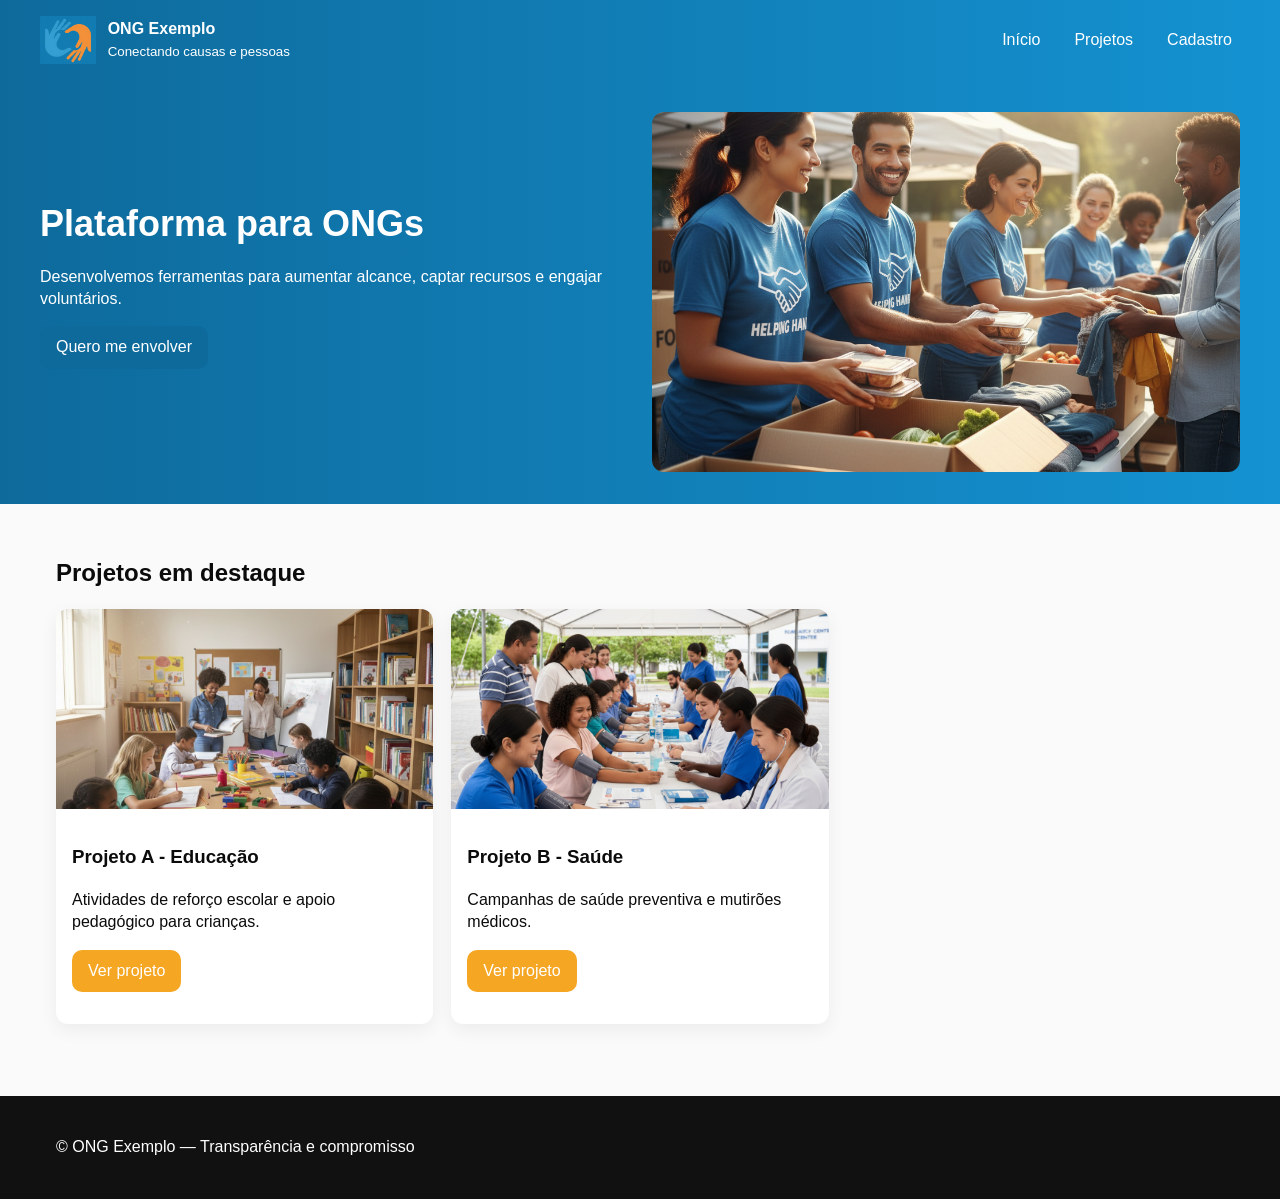
<file: index.html>
<!doctype html>
<html lang="pt-BR">
<head>
  <meta charset="utf-8" />
  <meta name="viewport" content="width=device-width,initial-scale=1" />
  <title>ONG - Plataforma</title>
  <link rel="stylesheet" href="css/styles.css" />
</head>
<body>
  <a class="skip-link" href="#main">Pular para o conteúdo</a>
  <header class="header" role="banner">
    <div class="container topbar" aria-label="Cabeçalho principal">
      <div class="brand">
        <img src="images/logo.png" alt="Logotipo da ONG" class="logo" />
        <div>
          <strong>ONG Exemplo</strong><br/><small>Conectando causas e pessoas</small>
        </div>
      </div>
      <nav class="nav" role="navigation" aria-label="Navegação principal">
        <a href="index.html" data-spa>Início</a>
        <a href="projetos.html" data-spa>Projetos</a>
        <a href="cadastro.html" data-spa>Cadastro</a>
      </nav>
      <button id="hamburger" class="hamburger" aria-label="Abrir menu">☰</button>
    </div>
    <div id="mobile-nav" class="mobile-nav container" style="display:none" aria-hidden="true">
      <a href="index.html" data-spa>Início</a>
      <a href="projetos.html" data-spa>Projetos</a>
      <a href="cadastro.html" data-spa>Cadastro</a>
    </div>
    <div class="container hero" role="region" aria-label="Apresentação principal">
      <div>
        <h1>Plataforma para ONGs</h1>
        <p>Desenvolvemos ferramentas para aumentar alcance, captar recursos e engajar voluntários.</p>
        <p><a class="btn" href="cadastro.html" data-spa>Quero me envolver</a></p>
      </div>
      <img src="images/hero.jpg" alt="Voluntários em ação" class="hero-img"/>
    </div>
  </header>

  <main id="main" class="container" role="main" tabindex="-1">
  <!-- main-start -->
    <section class="projects" aria-labelledby="sec-projetos">
      <h2 id="sec-projetos">Projetos em destaque</h2>
      <div class="grid" role="list">
        <article class="card" role="listitem" aria-label="Projeto A">
          <img src="images/project1.jpg" alt="Projeto A - foto"/>
          <div class="card-body">
            <h3>Projeto A - Educação</h3>
            <p>Atividades de reforço escolar e apoio pedagógico para crianças.</p>
            <p><a class="btn secondary" href="projetos.html" data-spa>Ver projeto</a></p>
          </div>
        </article>
        <article class="card" role="listitem" aria-label="Projeto B">
          <img src="images/project2.jpg" alt="Projeto B - foto"/>
          <div class="card-body">
            <h3>Projeto B - Saúde</h3>
            <p>Campanhas de saúde preventiva e mutirões médicos.</p>
            <p><a class="btn secondary" href="projetos.html" data-spa>Ver projeto</a></p>
          </div>
        </article>
      </div>
    </section>
  <!-- main-end -->
  </main>

  <footer class="footer" role="contentinfo">
    <div class="container">
      <p>© ONG Exemplo — Transparência e compromisso</p>
    </div>
  </footer>

  <script src="js/app.js"></script>
</body>
</html>
</file>
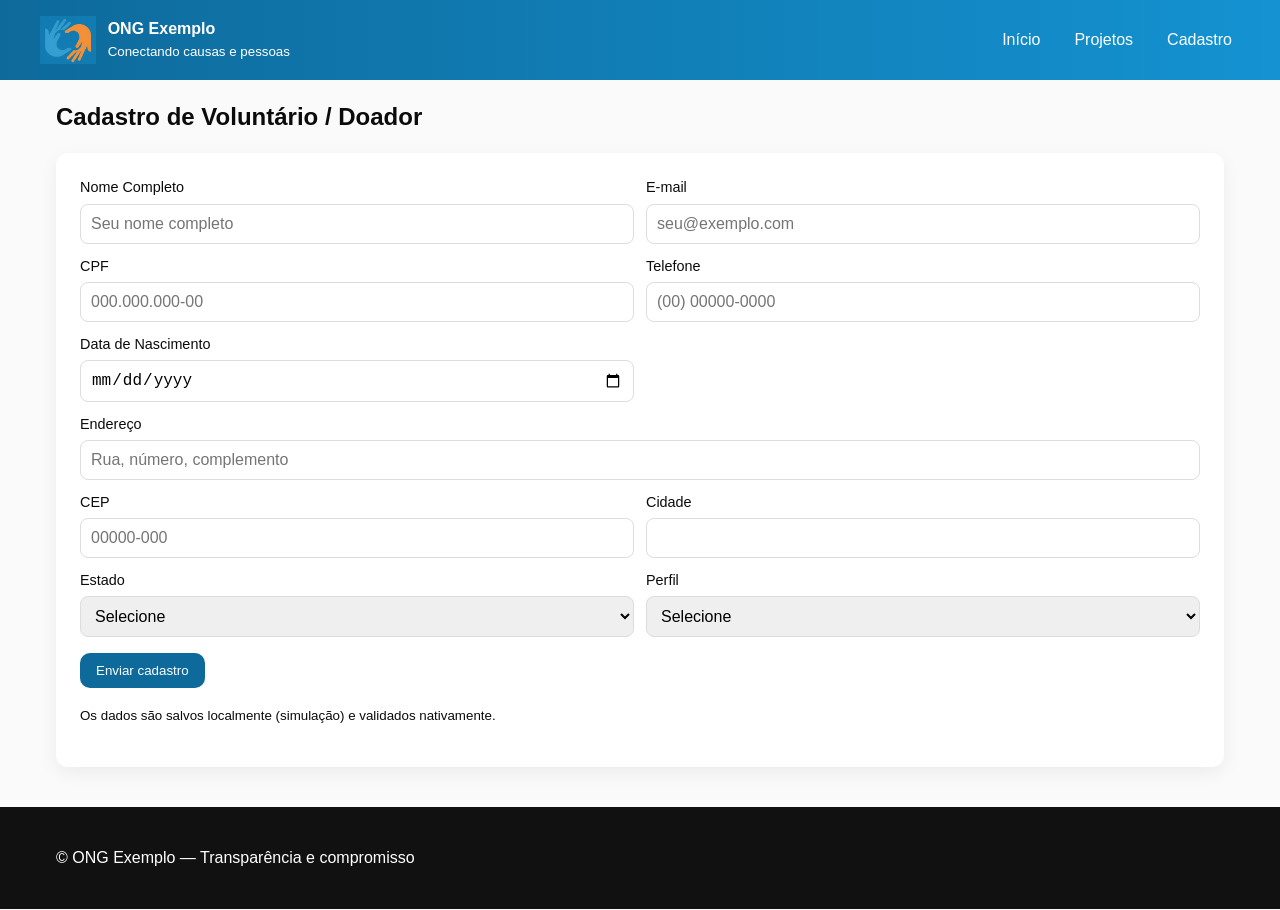
<file: cadastro.html>
<!doctype html>
<html lang="pt-BR">
<head>
  <meta charset="utf-8" />
  <meta name="viewport" content="width=device-width,initial-scale=1" />
  <title>Cadastro - ONG</title>
  <link rel="stylesheet" href="css/styles.css" />
</head>
<body>
  <a class="skip-link" href="#main">Pular para o conteúdo</a>
  <header class="header" role="banner">
    <div class="container topbar" aria-label="Cabeçalho principal">
      <div class="brand">
        <img src="images/logo.png" alt="Logotipo da ONG" class="logo" />
        <div>
          <strong>ONG Exemplo</strong><br/><small>Conectando causas e pessoas</small>
        </div>
      </div>
      <nav class="nav" role="navigation">
        <a href="index.html" data-spa>Início</a>
        <a href="projetos.html" data-spa>Projetos</a>
        <a href="cadastro.html" data-spa>Cadastro</a>
      </nav>
      <button id="hamburger" class="hamburger" aria-label="Abrir menu">☰</button>
    </div>
    <div id="mobile-nav" class="mobile-nav container" style="display:none" aria-hidden="true">
      <a href="index.html" data-spa>Início</a>
      <a href="projetos.html" data-spa>Projetos</a>
      <a href="cadastro.html" data-spa>Cadastro</a>
    </div>
  </header>

  <main id="main" class="container" role="main" tabindex="-1">
  <!-- main-start -->
    <section aria-labelledby="cadastro-title">
      <h2 id="cadastro-title">Cadastro de Voluntário / Doador</h2>
      <div class="form-card" role="form">
        <form action="#" data-save novalidate>
          <div class="form-row">
            <div>
              <label for="nome">Nome Completo</label>
              <input id="nome" name="nome" type="text" required minlength="3" placeholder="Seu nome completo" />
            </div>
            <div>
              <label for="email">E‑mail</label>
              <input id="email" name="email" type="email" required placeholder="seu@exemplo.com" />
            </div>
          </div>

          <div class="form-row">
            <div>
              <label for="cpf">CPF</label>
              <input id="cpf" name="cpf" type="text" inputmode="numeric" pattern="\d{3}\.\d{3}\.\d{3}-\d{2}" placeholder="000.000.000-00" required />
            </div>
            <div>
              <label for="telefone">Telefone</label>
              <input id="telefone" name="telefone" type="tel" inputmode="tel" required placeholder="(00) 00000-0000" />
            </div>
          </div>

          <div class="form-row">
            <div>
              <label for="nascimento">Data de Nascimento</label>
              <input id="nascimento" name="nascimento" type="date" required />
            </div>

          </div>

          <div class="form-row full">
            <div>
              <label for="endereco">Endereço</label>
              <input id="endereco" name="endereco" type="text" required placeholder="Rua, número, complemento" />
            </div>
          </div>

          <div class="form-row">
            <div>
              <label for="cep">CEP</label>
              <input id="cep" name="cep" type="text" inputmode="numeric" pattern="\d{5}-\d{3}" placeholder="00000-000" required />
            </div>
            <div>
              <label for="cidade">Cidade</label>
              <input id="cidade" name="cidade" type="text" required />
            </div>
          </div>

          <div class="form-row">
              <div>
                <label for="estado">Estado</label>
                <select id="estado" name="estado" required>
                  <option value="">Selecione</option>
                  <option value="AC">Acre</option>
                  <option value="AL">Alagoas</option>
                  <option value="AP">Amapá</option>
                  <option value="AM">Amazonas</option>
                  <option value="BA">Bahia</option>
                  <option value="CE">Ceará</option>
                  <option value="DF">Distrito Federal</option>
                  <option value="ES">Espírito Santo</option>
                  <option value="GO">Goiás</option>
                  <option value="MA">Maranhão</option>
                  <option value="MT">Mato Grosso</option>
                  <option value="MS">Mato Grosso do Sul</option>
                  <option value="MG">Minas Gerais</option>
                  <option value="PA">Pará</option>
                  <option value="PB">Paraíba</option>
                  <option value="PR">Paraná</option>
                  <option value="PE">Pernambuco</option>
                  <option value="PI">Piauí</option>
                  <option value="RJ">Rio de Janeiro</option>
                  <option value="RN">Rio Grande do Norte</option>
                  <option value="RS">Rio Grande do Sul</option>
                  <option value="RO">Rondônia</option>
                  <option value="RR">Roraima</option>
                  <option value="SC">Santa Catarina</option>
                  <option value="SP">São Paulo</option>
                  <option value="SE">Sergipe</option>
                  <option value="TO">Tocantins</option>
                </select>
              </div>

            <div>
              <label for="perfil">Perfil</label>
              <select id="perfil" name="perfil" required>
                <option value="">Selecione</option>
                <option value="voluntario">Voluntário</option>
                <option value="doador">Doador</option>
              </select>
            </div>
          </div>

          <p><button class="btn" type="submit">Enviar cadastro</button></p>
        </form>
        <p><small>Os dados são salvos localmente (simulação) e validados nativamente.</small></p>
      </div>
    </section>
  <!-- main-end -->
  </main>

  <footer class="footer" role="contentinfo">
    <div class="container">
      <p>© ONG Exemplo — Transparência e compromisso</p>
    </div>
  </footer>

  <script src="js/app.js"></script>
</body>
</html>
</file>
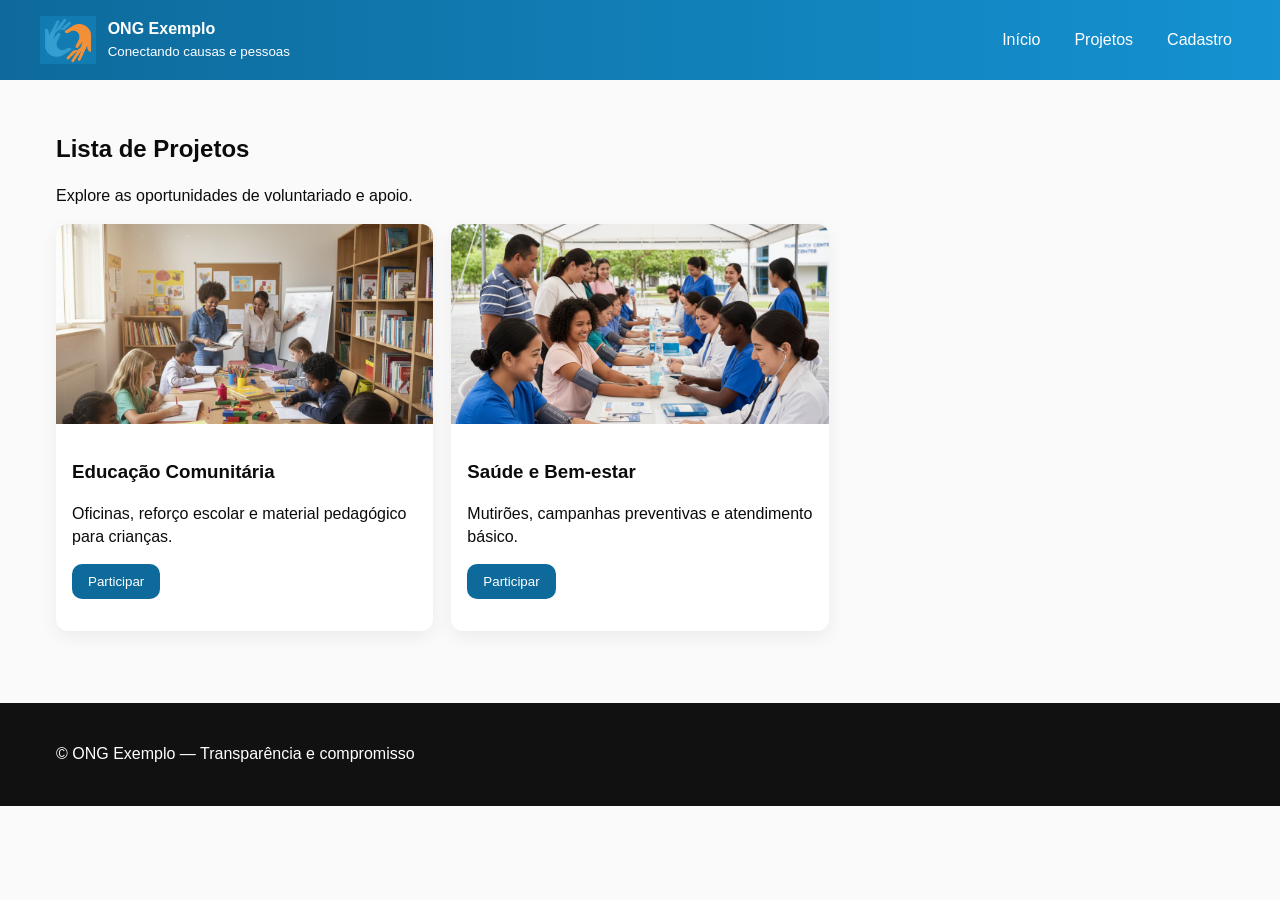
<file: projetos.html>
<!doctype html>
<html lang="pt-BR">
<head>
  <meta charset="utf-8" />
  <meta name="viewport" content="width=device-width,initial-scale=1" />
  <title>Projetos - ONG</title>
  <link rel="stylesheet" href="css/styles.css" />
</head>
<body>
  <a class="skip-link" href="#main">Pular para o conteúdo</a>

  <header class="header" role="banner">
    <div class="container topbar" aria-label="Cabeçalho principal">
      <div class="brand">
        <img src="images/logo.png" alt="Logotipo da ONG" class="logo" />
        <div>
          <strong>ONG Exemplo</strong><br/><small>Conectando causas e pessoas</small>
        </div>
      </div>

      <nav class="nav" role="navigation">
        <a href="index.html" data-spa>Início</a>
        <a href="projetos.html" data-spa>Projetos</a>
        <a href="cadastro.html" data-spa>Cadastro</a>
      </nav>

      <button id="hamburger" class="hamburger" aria-label="Abrir menu">☰</button>
    </div>

    <div id="mobile-nav" class="mobile-nav container" style="display:none" aria-hidden="true">
      <a href="index.html" data-spa>Início</a>
      <a href="projetos.html" data-spa>Projetos</a>
      <a href="cadastro.html" data-spa>Cadastro</a>
    </div>
  </header>

  <main id="main" class="container" role="main" tabindex="-1">
  <!-- main-start -->

    <article class="projects" aria-labelledby="proj-list">
      <h2 id="proj-list">Lista de Projetos</h2>
      <p>Explore as oportunidades de voluntariado e apoio.</p>

      <section class="grid" aria-label="Projetos">

        <article class="card" role="article">
          <img src="images/project1.jpg" alt="Projeto Educação"/>
          <div class="card-body">
            <h3>Educação Comunitária</h3>
            <p>Oficinas, reforço escolar e material pedagógico para crianças.</p>
            <p><button class="btn">Participar</button></p>
          </div>
        </article>

        <article class="card" role="article">
          <img src="images/project2.jpg" alt="Projeto Saúde"/>
          <div class="card-body">
            <h3>Saúde e Bem-estar</h3>
            <p>Mutirões, campanhas preventivas e atendimento básico.</p>
            <p><button class="btn">Participar</button></p>
          </div>
        </article>

      </section>
    </article>

  <!-- main-end -->
  </main>

  <footer class="footer" role="contentinfo">
    <div class="container">
      <p>© ONG Exemplo — Transparência e compromisso</p>
    </div>
  </footer>

  <script src="js/app.js"></script>
</body>
</html>
</file>
<file: css/styles.css>
:root{
  --primary-900:#0b4a6f; --primary-700:#0e6a9b; --primary-500:#1492d1; --accent:#f5a623;
  --neutral-900:#0b0b0b; --neutral-700:#333; --neutral-500:#666; --white:#ffffff;
  --spacing-1:8px; --spacing-2:16px; --spacing-3:24px; --spacing-4:32px; --spacing-5:48px; --spacing-6:64px;
  --radius:12px; --max-width:1200px;
  --font-s-1:14px; --font-s-2:16px; --font-s-3:20px; --font-s-4:28px; --font-s-5:36px;
}

*{box-sizing:border-box}
html,body{height:100%;font-family:Inter,Arial,Helvetica,sans-serif;color:var(--neutral-900);margin:0;background:#fafafa;line-height:1.4}
a{color:var(--primary-700);text-decoration:none}
.container{max-width:var(--max-width);margin:0 auto;padding:0 var(--spacing-2)}

/* Header */
.header{background:linear-gradient(90deg,var(--primary-700),var(--primary-500));color:var(--white)}
.header .topbar{display:flex;align-items:center;justify-content:space-between;padding:var(--spacing-2) 0}
.header .brand{display:flex;gap:12px;align-items:center}
.header img.logo{height:48px;width:auto}
.nav{display:flex;gap:18px;align-items:center}
.nav a{color:var(--white);padding:8px;border-radius:8px}
.nav a[aria-current="page"]{background:rgba(255,255,255,0.12)}

/* Mobile menu */
.hamburger{display:none;background:none;border:0;color:var(--white);font-size:22px;padding:8px}
@media(max-width:900px){
  .nav{display:none}
  .hamburger{display:inline-block}
  .mobile-nav{display:none;background:var(--primary-700);padding:var(--spacing-2)}
  .mobile-nav a{display:block;color:var(--white);padding:8px 0}
}

/* Hero */
.hero{display:grid;grid-template-columns:1fr 1fr;gap:24px;align-items:center;padding:var(--spacing-4) 0}
.hero .hero-img{width:100%;border-radius:var(--radius);max-height:360px;object-fit:cover}
.hero h1{font-size:var(--font-s-5);margin:0 0 8px 0;color:var(--white)}

/* Projects grid */
.projects{padding:var(--spacing-4) 0}
.grid{display:grid;grid-template-columns:repeat(3,1fr);gap:18px}
.card{background:var(--white);border-radius:12px;box-shadow:0 6px 18px rgba(0,0,0,0.06);overflow:hidden}
.card img{width:100%;display:block;height:200px;object-fit:cover}
.card .card-body{padding:16px}

/* Forms */
.form-card{padding:var(--spacing-3);background:var(--white);border-radius:12px;box-shadow:0 6px 18px rgba(0,0,0,0.06)}
.form-row{display:grid;grid-template-columns:1fr 1fr;gap:12px;margin-bottom:12px}
.form-row.full{grid-template-columns:1fr}
label{display:block;font-size:0.9rem;margin-bottom:6px}
input,select,textarea{width:100%;padding:10px;border:1px solid #ddd;border-radius:8px;font-size:var(--font-s-2)}
input:focus,select:focus,textarea:focus{outline:3px solid rgba(20,146,209,0.12);border-color:var(--primary-500)}

/* Buttons */
.btn{display:inline-block;padding:10px 16px;border-radius:10px;border:0;background:var(--primary-700);color:var(--white);cursor:pointer}
.btn.secondary{background:var(--accent);color:#fff}

/* Footer */
.footer{padding:var(--spacing-3) 0;background:#111;color:#fff;margin-top:40px}

/* Accessibility helpers */
.skip-link{position:absolute;left:-999px;top:auto;width:1px;height:1px;overflow:hidden}
.skip-link:focus{left:8px;top:8px;background:#fff;padding:8px;border-radius:4px;z-index:999}

/* Responsive adjustments */
@media(max-width:1200px){.grid{grid-template-columns:repeat(2,1fr)}}
@media(max-width:900px){.hero{grid-template-columns:1fr}.grid{grid-template-columns:1fr}.form-row{grid-template-columns:1fr}}
</file>
